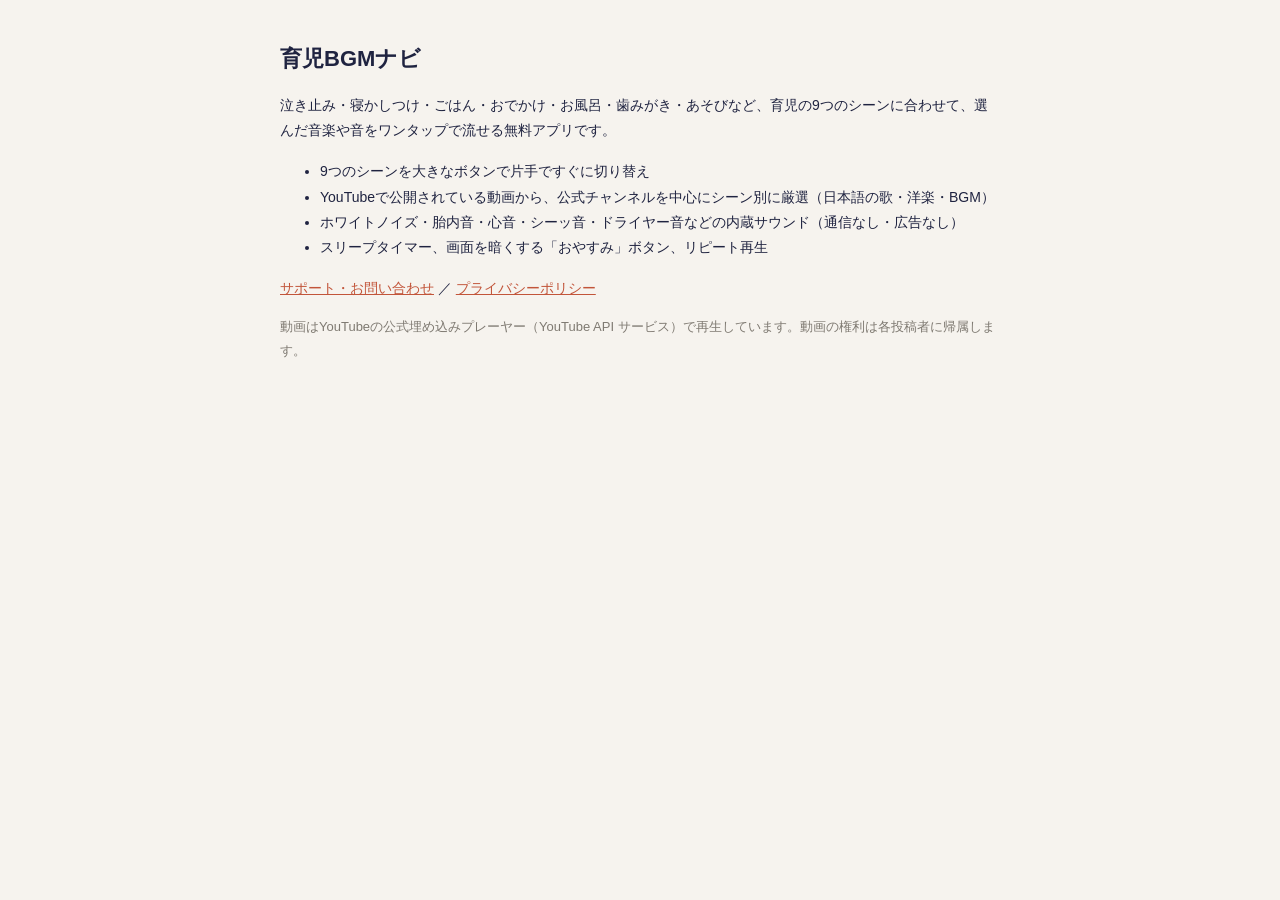
<file: index.html>
<!DOCTYPE html>
<html lang="ja">
<head>
<meta charset="UTF-8">
<meta name="viewport" content="width=device-width, initial-scale=1">
<title>育児BGMナビ - 育児のシーン別に音楽・音を流すアプリ</title>
<link rel="stylesheet" href="style.css">
</head>
<body>
<h1>育児BGMナビ</h1>
<p>泣き止み・寝かしつけ・ごはん・おでかけ・お風呂・歯みがき・あそびなど、育児の9つのシーンに合わせて、選んだ音楽や音をワンタップで流せる無料アプリです。</p>
<ul>
  <li>9つのシーンを大きなボタンで片手ですぐに切り替え</li>
  <li>YouTubeで公開されている動画から、公式チャンネルを中心にシーン別に厳選（日本語の歌・洋楽・BGM）</li>
  <li>ホワイトノイズ・胎内音・心音・シーッ音・ドライヤー音などの内蔵サウンド（通信なし・広告なし）</li>
  <li>スリープタイマー、画面を暗くする「おやすみ」ボタン、リピート再生</li>
</ul>
<p><a href="support.html">サポート・お問い合わせ</a> ／ <a href="privacy.html">プライバシーポリシー</a></p>
<p class="updated">動画はYouTubeの公式埋め込みプレーヤー（YouTube API サービス）で再生しています。動画の権利は各投稿者に帰属します。</p>
</body>
</html>
</file>
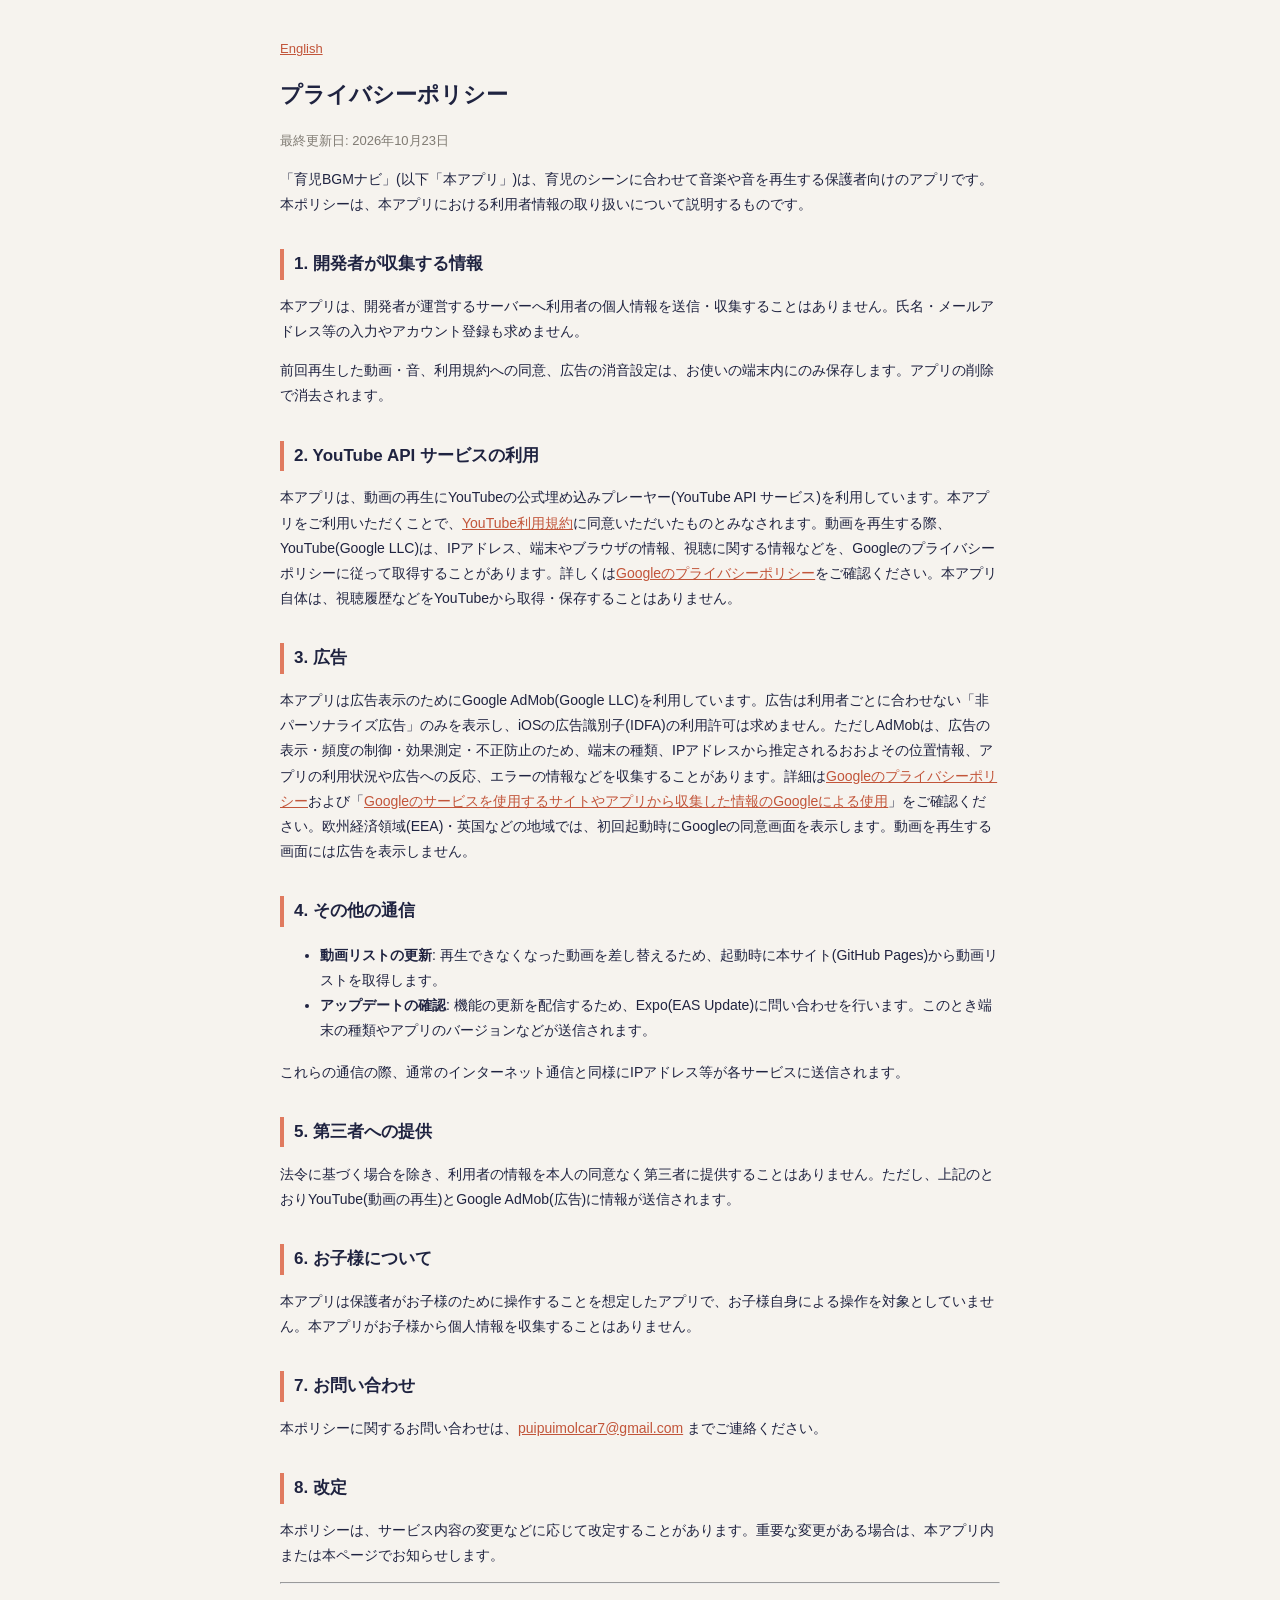
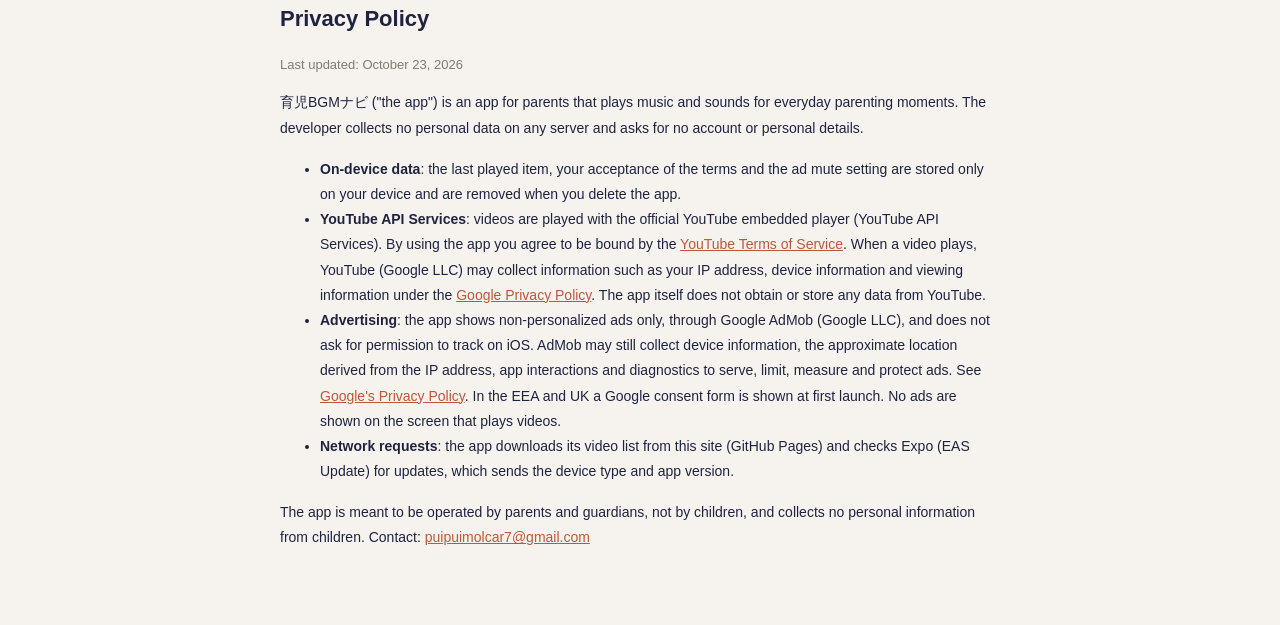
<file: privacy.html>
<!DOCTYPE html>
<html lang="ja">
<head>
<meta charset="UTF-8">
<meta name="viewport" content="width=device-width, initial-scale=1">
<title>プライバシーポリシー - 育児BGMナビ</title>
<link rel="stylesheet" href="style.css">
</head>
<body>
<p class="lang"><a href="#en">English</a></p>
<h1>プライバシーポリシー</h1>
<p class="updated">最終更新日: 2026年10月23日</p>

<p>「育児BGMナビ」(以下「本アプリ」)は、育児のシーンに合わせて音楽や音を再生する保護者向けのアプリです。本ポリシーは、本アプリにおける利用者情報の取り扱いについて説明するものです。</p>

<h2>1. 開発者が収集する情報</h2>
<p>本アプリは、開発者が運営するサーバーへ利用者の個人情報を送信・収集することはありません。氏名・メールアドレス等の入力やアカウント登録も求めません。</p>
<p>前回再生した動画・音、利用規約への同意、広告の消音設定は、お使いの端末内にのみ保存します。アプリの削除で消去されます。</p>

<h2>2. YouTube API サービスの利用</h2>
<p>本アプリは、動画の再生にYouTubeの公式埋め込みプレーヤー(YouTube API サービス)を利用しています。本アプリをご利用いただくことで、<a href="https://www.youtube.com/t/terms">YouTube利用規約</a>に同意いただいたものとみなされます。動画を再生する際、YouTube(Google LLC)は、IPアドレス、端末やブラウザの情報、視聴に関する情報などを、Googleのプライバシーポリシーに従って取得することがあります。詳しくは<a href="https://policies.google.com/privacy">Googleのプライバシーポリシー</a>をご確認ください。本アプリ自体は、視聴履歴などをYouTubeから取得・保存することはありません。</p>

<h2>3. 広告</h2>
<p>本アプリは広告表示のためにGoogle AdMob(Google LLC)を利用しています。広告は利用者ごとに合わせない「非パーソナライズ広告」のみを表示し、iOSの広告識別子(IDFA)の利用許可は求めません。ただしAdMobは、広告の表示・頻度の制御・効果測定・不正防止のため、端末の種類、IPアドレスから推定されるおおよその位置情報、アプリの利用状況や広告への反応、エラーの情報などを収集することがあります。詳細は<a href="https://policies.google.com/privacy">Googleのプライバシーポリシー</a>および「<a href="https://policies.google.com/technologies/partner-sites">Googleのサービスを使用するサイトやアプリから収集した情報のGoogleによる使用</a>」をご確認ください。欧州経済領域(EEA)・英国などの地域では、初回起動時にGoogleの同意画面を表示します。動画を再生する画面には広告を表示しません。</p>

<h2>4. その他の通信</h2>
<ul>
  <li><strong>動画リストの更新</strong>: 再生できなくなった動画を差し替えるため、起動時に本サイト(GitHub Pages)から動画リストを取得します。</li>
  <li><strong>アップデートの確認</strong>: 機能の更新を配信するため、Expo(EAS Update)に問い合わせを行います。このとき端末の種類やアプリのバージョンなどが送信されます。</li>
</ul>
<p>これらの通信の際、通常のインターネット通信と同様にIPアドレス等が各サービスに送信されます。</p>

<h2>5. 第三者への提供</h2>
<p>法令に基づく場合を除き、利用者の情報を本人の同意なく第三者に提供することはありません。ただし、上記のとおりYouTube(動画の再生)とGoogle AdMob(広告)に情報が送信されます。</p>

<h2>6. お子様について</h2>
<p>本アプリは保護者がお子様のために操作することを想定したアプリで、お子様自身による操作を対象としていません。本アプリがお子様から個人情報を収集することはありません。</p>

<h2>7. お問い合わせ</h2>
<p>本ポリシーに関するお問い合わせは、<a href="mailto:puipuimolcar7@gmail.com">puipuimolcar7@gmail.com</a> までご連絡ください。</p>

<h2>8. 改定</h2>
<p>本ポリシーは、サービス内容の変更などに応じて改定することがあります。重要な変更がある場合は、本アプリ内または本ページでお知らせします。</p>

<hr>
<h1 id="en">Privacy Policy</h1>
<p class="updated">Last updated: October 23, 2026</p>
<p>育児BGMナビ ("the app") is an app for parents that plays music and sounds for everyday parenting moments. The developer collects no personal data on any server and asks for no account or personal details.</p>
<ul>
  <li><strong>On-device data</strong>: the last played item, your acceptance of the terms and the ad mute setting are stored only on your device and are removed when you delete the app.</li>
  <li><strong>YouTube API Services</strong>: videos are played with the official YouTube embedded player (YouTube API Services). By using the app you agree to be bound by the <a href="https://www.youtube.com/t/terms">YouTube Terms of Service</a>. When a video plays, YouTube (Google LLC) may collect information such as your IP address, device information and viewing information under the <a href="https://policies.google.com/privacy">Google Privacy Policy</a>. The app itself does not obtain or store any data from YouTube.</li>
  <li><strong>Advertising</strong>: the app shows non-personalized ads only, through Google AdMob (Google LLC), and does not ask for permission to track on iOS. AdMob may still collect device information, the approximate location derived from the IP address, app interactions and diagnostics to serve, limit, measure and protect ads. See <a href="https://policies.google.com/privacy">Google's Privacy Policy</a>. In the EEA and UK a Google consent form is shown at first launch. No ads are shown on the screen that plays videos.</li>
  <li><strong>Network requests</strong>: the app downloads its video list from this site (GitHub Pages) and checks Expo (EAS Update) for updates, which sends the device type and app version.</li>
</ul>
<p>The app is meant to be operated by parents and guardians, not by children, and collects no personal information from children. Contact: <a href="mailto:puipuimolcar7@gmail.com">puipuimolcar7@gmail.com</a></p>
</body>
</html>
</file>
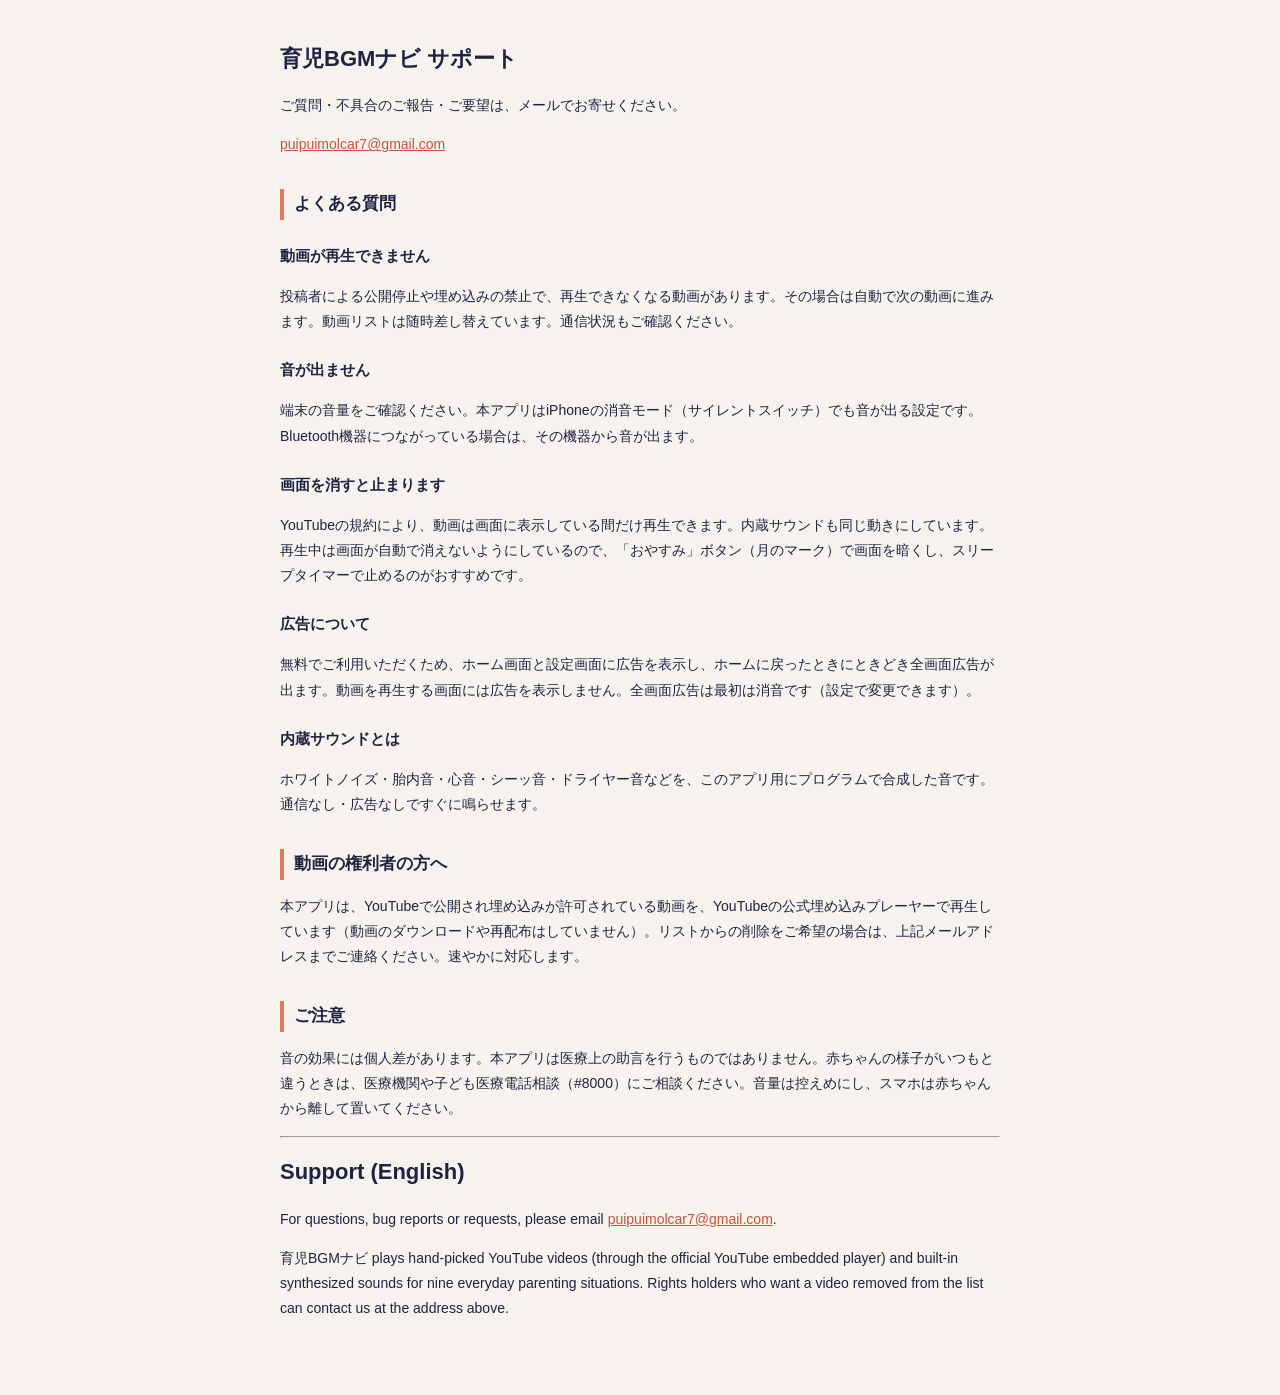
<file: support.html>
<!DOCTYPE html>
<html lang="ja">
<head>
<meta charset="UTF-8">
<meta name="viewport" content="width=device-width, initial-scale=1">
<title>サポート - 育児BGMナビ</title>
<link rel="stylesheet" href="style.css">
</head>
<body>
<h1>育児BGMナビ サポート</h1>
<p>ご質問・不具合のご報告・ご要望は、メールでお寄せください。</p>
<p><a href="mailto:puipuimolcar7@gmail.com">puipuimolcar7@gmail.com</a></p>

<h2>よくある質問</h2>
<h3>動画が再生できません</h3>
<p>投稿者による公開停止や埋め込みの禁止で、再生できなくなる動画があります。その場合は自動で次の動画に進みます。動画リストは随時差し替えています。通信状況もご確認ください。</p>
<h3>音が出ません</h3>
<p>端末の音量をご確認ください。本アプリはiPhoneの消音モード（サイレントスイッチ）でも音が出る設定です。Bluetooth機器につながっている場合は、その機器から音が出ます。</p>
<h3>画面を消すと止まります</h3>
<p>YouTubeの規約により、動画は画面に表示している間だけ再生できます。内蔵サウンドも同じ動きにしています。再生中は画面が自動で消えないようにしているので、「おやすみ」ボタン（月のマーク）で画面を暗くし、スリープタイマーで止めるのがおすすめです。</p>
<h3>広告について</h3>
<p>無料でご利用いただくため、ホーム画面と設定画面に広告を表示し、ホームに戻ったときにときどき全画面広告が出ます。動画を再生する画面には広告を表示しません。全画面広告は最初は消音です（設定で変更できます）。</p>
<h3>内蔵サウンドとは</h3>
<p>ホワイトノイズ・胎内音・心音・シーッ音・ドライヤー音などを、このアプリ用にプログラムで合成した音です。通信なし・広告なしですぐに鳴らせます。</p>

<h2>動画の権利者の方へ</h2>
<p>本アプリは、YouTubeで公開され埋め込みが許可されている動画を、YouTubeの公式埋め込みプレーヤーで再生しています（動画のダウンロードや再配布はしていません）。リストからの削除をご希望の場合は、上記メールアドレスまでご連絡ください。速やかに対応します。</p>

<h2>ご注意</h2>
<p>音の効果には個人差があります。本アプリは医療上の助言を行うものではありません。赤ちゃんの様子がいつもと違うときは、医療機関や子ども医療電話相談（#8000）にご相談ください。音量は控えめにし、スマホは赤ちゃんから離して置いてください。</p>

<hr>
<h1>Support (English)</h1>
<p>For questions, bug reports or requests, please email <a href="mailto:puipuimolcar7@gmail.com">puipuimolcar7@gmail.com</a>.</p>
<p>育児BGMナビ plays hand-picked YouTube videos (through the official YouTube embedded player) and built-in synthesized sounds for nine everyday parenting situations. Rights holders who want a video removed from the list can contact us at the address above.</p>
</body>
</html>
</file>
<file: style.css>
body { font-family: -apple-system, BlinkMacSystemFont, "Hiragino Sans", "Noto Sans JP", sans-serif; max-width: 720px; margin: 0 auto; padding: 24px 20px 60px; line-height: 1.8; color: #1F2340; background: #F6F3EE; }
h1 { font-size: 22px; }
h2 { font-size: 17px; margin-top: 32px; border-left: 4px solid #E07A5F; padding-left: 10px; }
h3 { font-size: 15px; margin-top: 22px; }
p, li { font-size: 14px; }
.updated { color: #7F7A72; font-size: 13px; }
.lang { font-size: 13px; }
a { color: #C2553A; }
</file>
